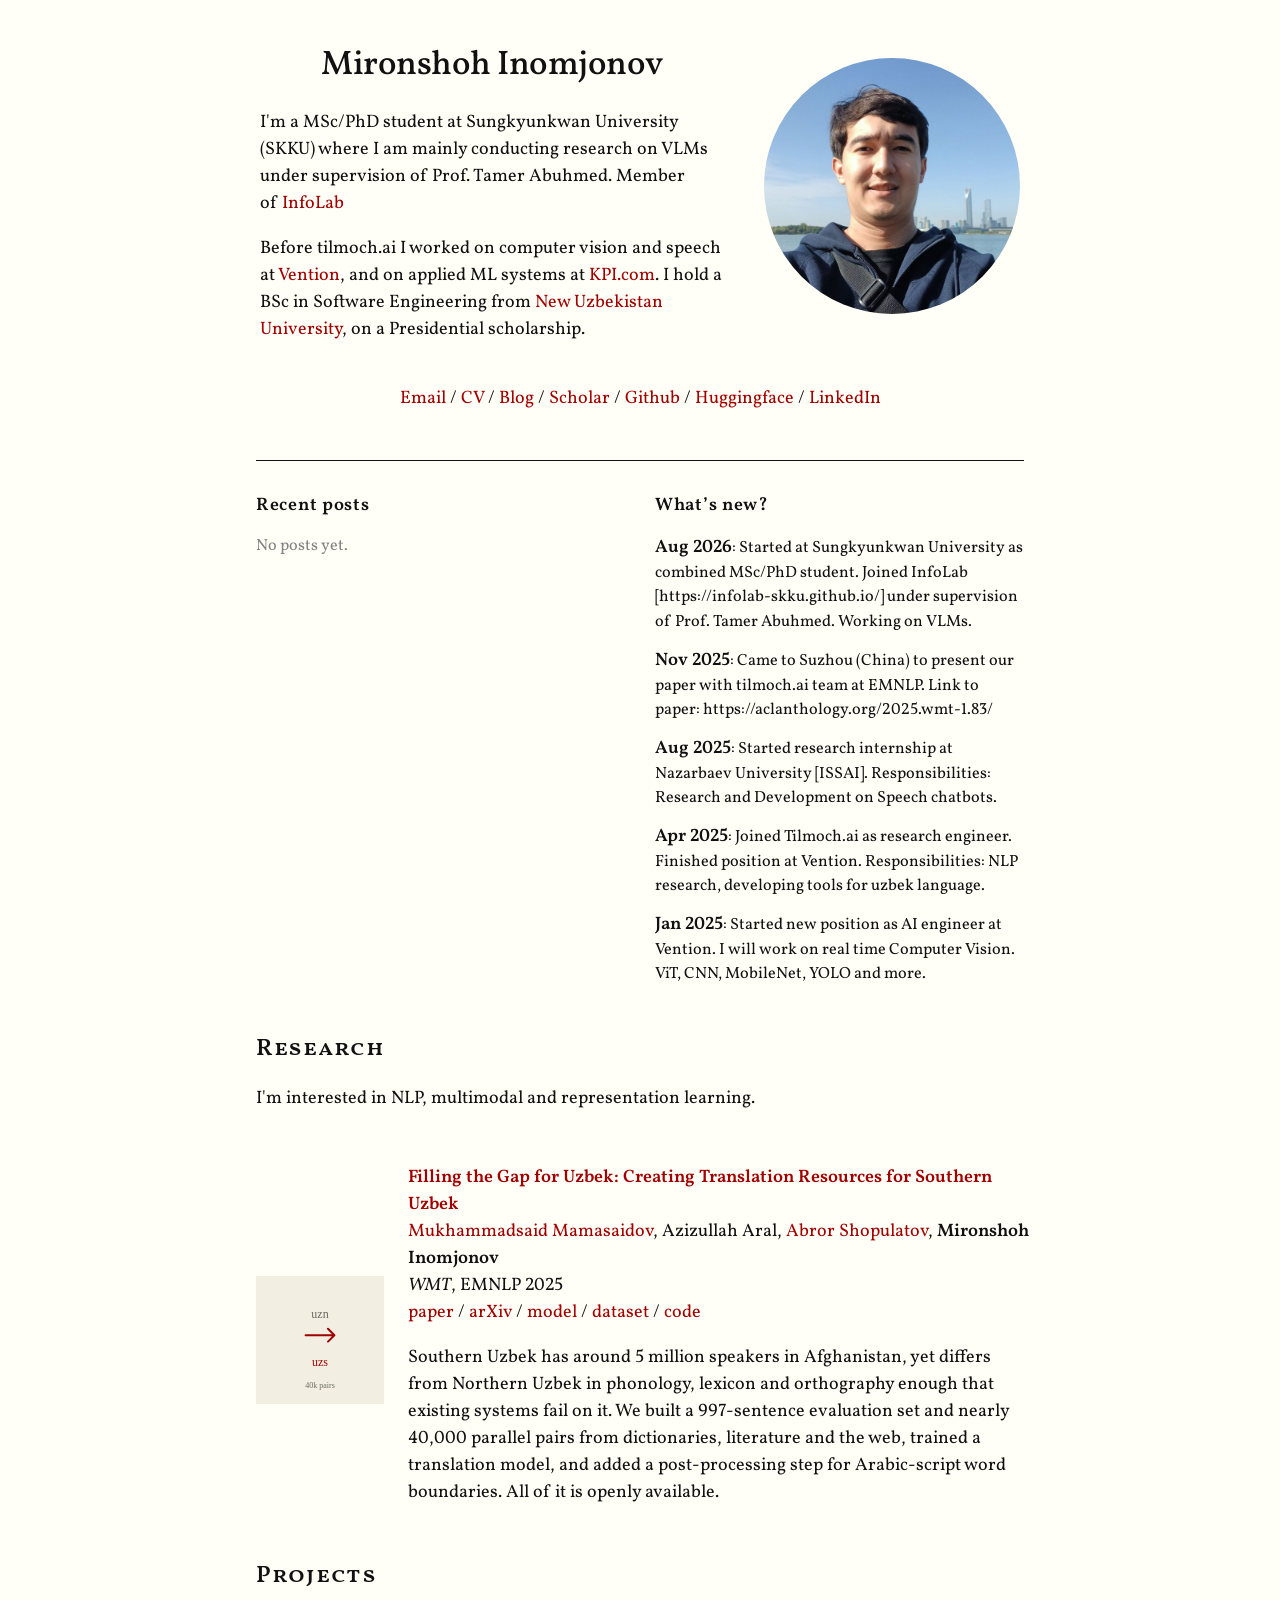
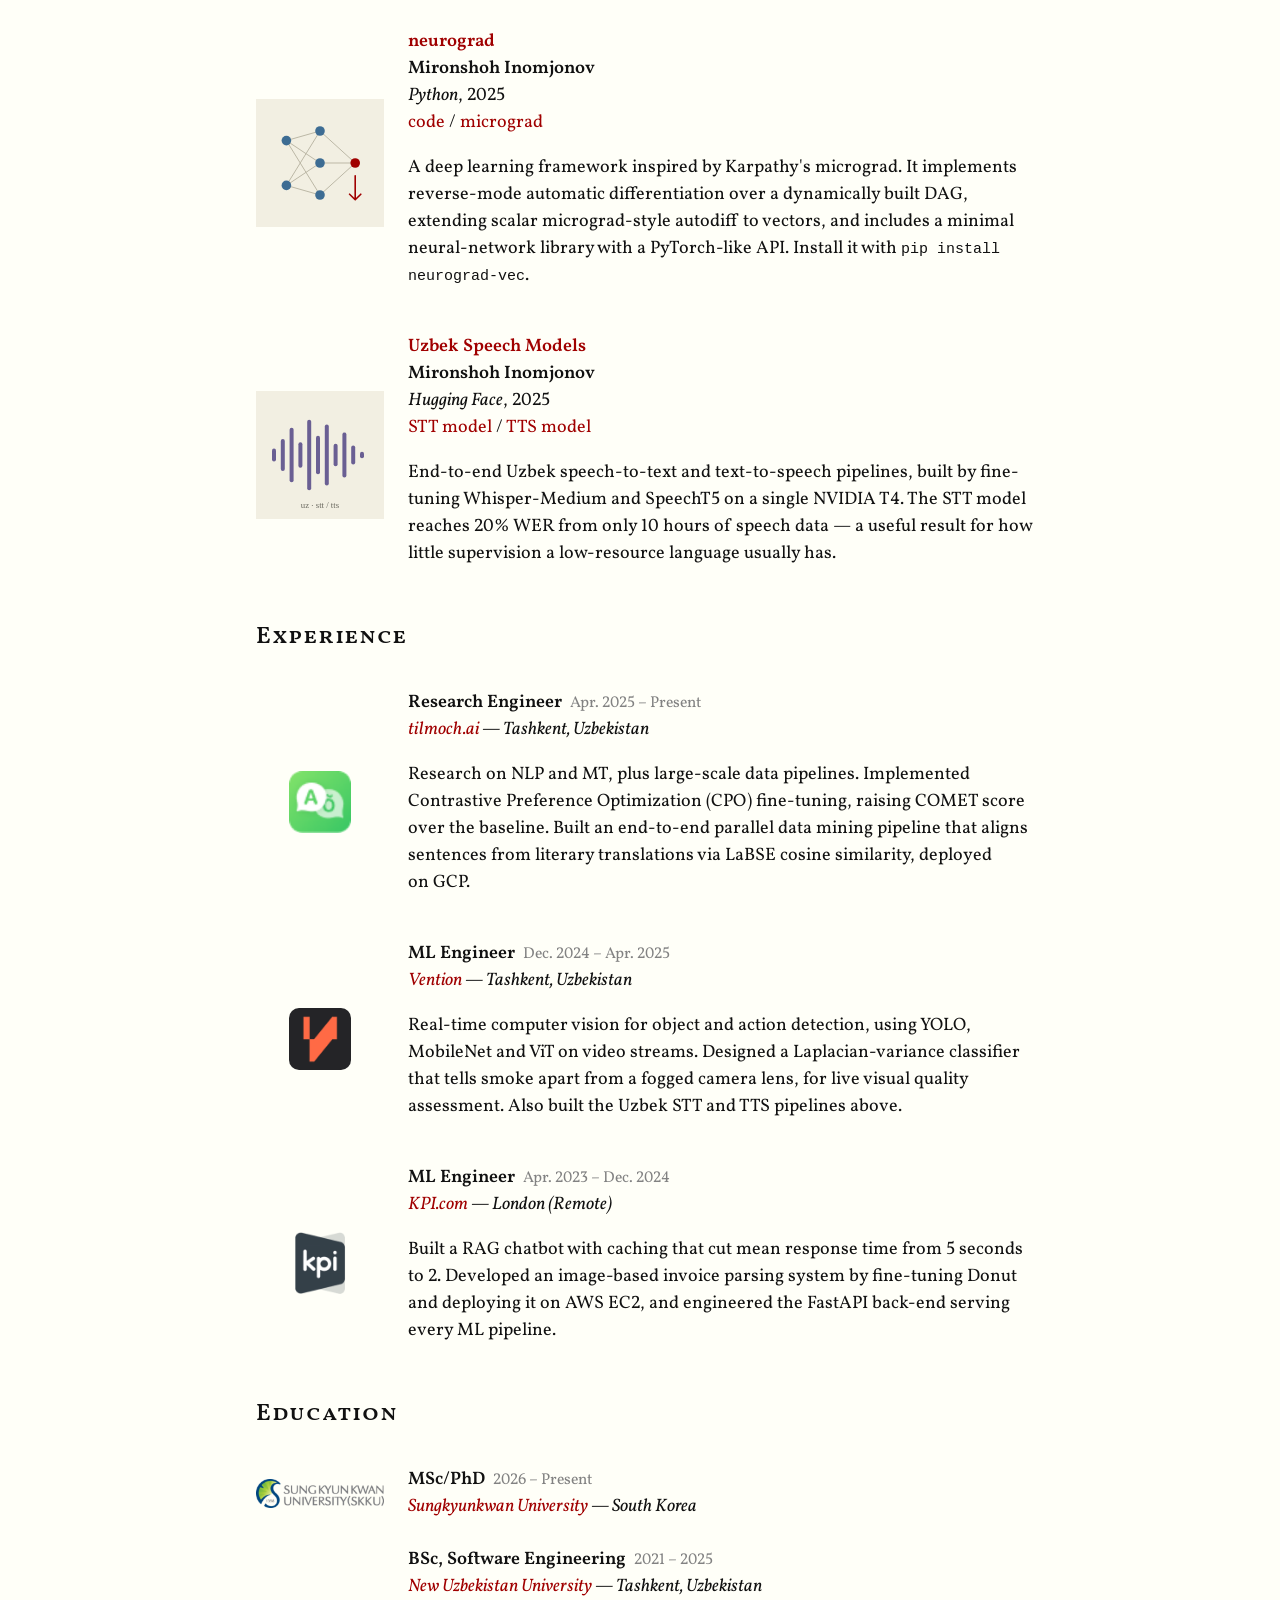
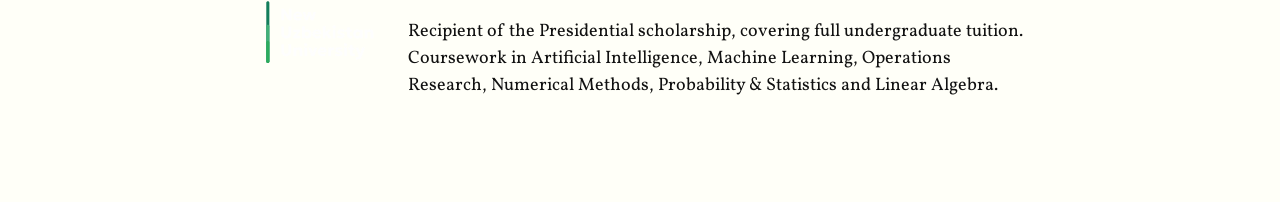
<file: index.html>
<!DOCTYPE HTML>
<html lang="en">
  <head>
    <meta http-equiv="Content-Type" content="text/html; charset=UTF-8">

    <title>Mironshoh Inomjonov</title>

    <meta name="author" content="Mironshoh Inomjonov">
    <meta name="description" content="Research Engineer at tilmoch.ai. Interested in NLP, multimodal and representation learning.">
    <meta name="viewport" content="width=device-width, initial-scale=1">
    <link rel="preconnect" href="https://fonts.googleapis.com">
    <link rel="preconnect" href="https://fonts.gstatic.com" crossorigin>
    <link rel="stylesheet" href="https://fonts.googleapis.com/css2?family=Vollkorn:ital,wght@0,400..700;1,400..700&family=Vollkorn+SC:wght@400;600&display=swap">
    <link rel="stylesheet" type="text/css" href="stylesheet.css">

    <!-- Generated from data/profile.json by the editor at /admin/.
         Edit the content there; changes made here are overwritten. -->
  </head>

  <body>
    <table style="width:100%;max-width:800px;border:0px;border-spacing:0px;border-collapse:separate;margin-right:auto;margin-left:auto;"><tbody>
      <tr style="padding:0px">
        <td style="padding:0px">

          <!-- ===== Intro ===== -->
          <table style="width:100%;border:0px;border-spacing:0px;border-collapse:separate;margin-right:auto;margin-left:auto;"><tbody>
            <tr style="padding:0px">
              <td style="padding:2.5%;width:63%;vertical-align:middle">
                <p class="name" id="top" style="text-align: center;">
                  Mironshoh Inomjonov
                </p>
                <p>
                  I&#39;m a MSc/PhD student at Sungkyunkwan University (SKKU) where I am mainly conducting research on VLMs under supervision of Prof. Tamer Abuhmed.
Member of <a href="https://infolab-skku.github.io/">InfoLab</a>
                </p>
                <p>
                  Before tilmoch.ai I worked on computer vision and speech at <a href="https://ventionteams.com/">Vention</a>, and on applied ML systems at <a href="https://kpi.com/">KPI.com</a>. I hold a BSc in Software Engineering from <a href="https://newuu.uz/">New Uzbekistan University</a>, on a Presidential scholarship.
                </p>
              </td>
              <td style="padding:2.5%;width:37%;max-width:37%">
                <img style="width:100%;max-width:100%;object-fit: cover; border-radius: 50%; aspect-ratio: 1 / 1;"
                     alt="Mironshoh Inomjonov" src="images/profile.jpg"
                     onerror="this.onerror=null;this.src='images/profile.svg';">
              </td>
            </tr>
          </tbody></table>

          <!-- Full width, so all the links fit on one line. -->
          <p class="links">
            <a href="mailto:mironshohinomjon@gmail.com">Email</a> /
            <a href="data/CV.pdf">CV</a> /
            <a href="blog/">Blog</a> /
            <a href="https://scholar.google.com/citations?user=DFRA2nUAAAAJ">Scholar</a> /
            <a href="https://github.com/Inomjonov">Github</a> /
            <a href="https://huggingface.co/Inomjonov">Huggingface</a> /
            <a href="https://www.linkedin.com/in/mironshoh-inomjonov/">LinkedIn</a>
          </p>

          <!-- ===== Recent posts and updates ===== -->
          <table style="width:100%;border:0px;border-spacing:0px;border-collapse:separate;margin-right:auto;margin-left:auto;"><tbody>
            <tr>
              <td style="padding:16px;width:100%;vertical-align:top">
                <hr class="section-rule">
                <div class="home-sections">
                  <div class="column">
                    <h2 class="home-heading"><a href="blog/">Recent posts</a></h2>
                    <ul id="home-posts" class="home-post-list" aria-live="polite">
                      <li class="home-empty">Loading&hellip;</li>
                    </ul>
                  </div>
                  <div class="column">
                    <h2 class="home-heading"><a href="blog/#updates">What&rsquo;s new?</a></h2>
                    <div id="home-updates" aria-live="polite">
                      <p class="home-empty">Loading&hellip;</p>
                    </div>
                  </div>
                </div>
              </td>
            </tr>
          </tbody></table>

          <!-- ===== Research ===== -->
          <table style="width:100%;border:0px;border-spacing:0px;border-collapse:separate;margin-right:auto;margin-left:auto;"><tbody>
            <tr>
              <td style="padding:16px;width:100%;vertical-align:middle">
                <h2 id="research">Research</h2>
                <p>
                  I&#39;m interested in NLP, multimodal and representation learning.
                </p>
              </td>
            </tr>
          </tbody></table>

          <table style="width:100%;border:0px;border-spacing:0px 10px;border-collapse:separate;margin-right:auto;margin-left:auto;"><tbody>

            <tr>
              <td style="padding:16px;width:20%;vertical-align:middle">
                <img src="images/lutfiy.svg" width="100%" alt="Southern Uzbek translation resources">
              </td>
              <td style="padding:8px;width:80%;vertical-align:middle">
                <a href="https://aclanthology.org/2025.wmt-1.83/">
                  <span class="papertitle">Filling the Gap for Uzbek: Creating Translation Resources for Southern Uzbek</span>
                </a>
                <br>
                <a href="https://mukhammadsaid.info/">Mukhammadsaid Mamasaidov</a>, Azizullah Aral, <a href="https://murodbecks.github.io/">Abror Shopulatov</a>, <strong>Mironshoh Inomjonov</strong>
                <br>
                <em>WMT</em>, EMNLP 2025
                <br>
                <a href="https://aclanthology.org/2025.wmt-1.83/">paper</a>
                /
                <a href="https://arxiv.org/abs/2508.14586">arXiv</a>
                /
                <a href="https://huggingface.co/tahrirchi/lutfiy">model</a>
                /
                <a href="https://huggingface.co/datasets/tahrirchi/lutfiy">dataset</a>
                /
                <a href="https://github.com/tahrirchi/uzs-scripts">code</a>
                <p></p>
                <p>
                  Southern Uzbek has around 5 million speakers in Afghanistan, yet differs from Northern Uzbek in phonology, lexicon and orthography enough that existing systems fail on it. We built a 997-sentence evaluation set and nearly 40,000 parallel pairs from dictionaries, literature and the web, trained a translation model, and added a post-processing step for Arabic-script word boundaries. All of it is openly available.
                </p>
              </td>
            </tr>

          </tbody></table>

          <!-- ===== Projects ===== -->
          <table style="width:100%;border:0px;border-spacing:0px;border-collapse:separate;margin-right:auto;margin-left:auto;"><tbody>
            <tr>
              <td style="padding:16px;width:100%;vertical-align:middle">
                <h2 id="projects">Projects</h2>
              </td>
            </tr>
          </tbody></table>

          <table style="width:100%;border:0px;border-spacing:0px 10px;border-collapse:separate;margin-right:auto;margin-left:auto;"><tbody>

            <tr>
              <td style="padding:16px;width:20%;vertical-align:middle">
                <img src="images/neurograd.svg" width="100%" alt="neurograd computation graph">
              </td>
              <td style="padding:8px;width:80%;vertical-align:middle">
                <a href="https://github.com/Inomjonov/neurograd">
                  <span class="papertitle">neurograd</span>
                </a>
                <br>
                <strong>Mironshoh Inomjonov</strong>
                <br>
                <em>Python</em>, 2025
                <br>
                <a href="https://github.com/Inomjonov/neurograd">code</a>
                /
                <a href="https://github.com/karpathy/micrograd">micrograd</a>
                <p></p>
                <p>
                  A deep learning framework inspired by Karpathy&#39;s micrograd. It implements reverse-mode automatic differentiation over a dynamically built DAG, extending scalar micrograd-style autodiff to vectors, and includes a minimal neural-network library with a PyTorch-like API. Install it with <code>pip install neurograd-vec</code>.
                </p>
              </td>
            </tr>

            <tr>
              <td style="padding:16px;width:20%;vertical-align:middle">
                <img src="images/speech.svg" width="100%" alt="Uzbek speech models">
              </td>
              <td style="padding:8px;width:80%;vertical-align:middle">
                <a href="https://huggingface.co/Inomjonov">
                  <span class="papertitle">Uzbek Speech Models</span>
                </a>
                <br>
                <strong>Mironshoh Inomjonov</strong>
                <br>
                <em>Hugging Face</em>, 2025
                <br>
                <a href="https://huggingface.co/Inomjonov/mironshoh-whisper-medium-uz-10k">STT model</a>
                /
                <a href="https://huggingface.co/Inomjonov/mironshoh-speecht5-tts-0702">TTS model</a>
                <p></p>
                <p>
                  End-to-end Uzbek speech-to-text and text-to-speech pipelines, built by fine-tuning Whisper-Medium and SpeechT5 on a single NVIDIA T4. The STT model reaches 20% WER from only 10 hours of speech data — a useful result for how little supervision a low-resource language usually has.
                </p>
              </td>
            </tr>

          </tbody></table>

          <!-- ===== Experience ===== -->
          <table style="width:100%;border:0px;border-spacing:0px;border-collapse:separate;margin-right:auto;margin-left:auto;"><tbody>
            <tr>
              <td style="padding:16px;width:100%;vertical-align:middle">
                <h2 id="experience">Experience</h2>
              </td>
            </tr>
          </tbody></table>

          <table style="width:100%;border:0px;border-spacing:0px 10px;border-collapse:separate;margin-right:auto;margin-left:auto;"><tbody>

            <tr>
              <td align="center" style="padding:16px;width:20%;vertical-align:middle">
                <a href="https://tilmoch.ai/"><img class="logo" src="images/logos/tilmoch.png" alt="tilmoch.ai"></a>
              </td>
              <td style="padding:8px;width:80%;vertical-align:middle">
                <strong>Research Engineer</strong> &nbsp;<span class="date">Apr. 2025 – Present</span><br>
                <em><a href="https://tilmoch.ai/">tilmoch.ai</a> &mdash; Tashkent, Uzbekistan</em>
                <p></p>
                <p>
                  Research on NLP and MT, plus large-scale data pipelines. Implemented Contrastive Preference Optimization (CPO) fine-tuning, raising COMET score over the baseline. Built an end-to-end parallel data mining pipeline that aligns sentences from literary translations via LaBSE cosine similarity, deployed on GCP.
                </p>
              </td>
            </tr>

            <tr>
              <td align="center" style="padding:16px;width:20%;vertical-align:middle">
                <a href="https://ventionteams.com/"><img class="logo" src="images/logos/vention.png" alt="Vention"></a>
              </td>
              <td style="padding:8px;width:80%;vertical-align:middle">
                <strong>ML Engineer</strong> &nbsp;<span class="date">Dec. 2024 – Apr. 2025</span><br>
                <em><a href="https://ventionteams.com/">Vention</a> &mdash; Tashkent, Uzbekistan</em>
                <p></p>
                <p>
                  Real-time computer vision for object and action detection, using YOLO, MobileNet and ViT on video streams. Designed a Laplacian-variance classifier that tells smoke apart from a fogged camera lens, for live visual quality assessment. Also built the Uzbek STT and TTS pipelines above.
                </p>
              </td>
            </tr>

            <tr>
              <td align="center" style="padding:16px;width:20%;vertical-align:middle">
                <a href="https://kpi.com/"><img class="logo" src="images/logos/kpi.png" alt="KPI.com"></a>
              </td>
              <td style="padding:8px;width:80%;vertical-align:middle">
                <strong>ML Engineer</strong> &nbsp;<span class="date">Apr. 2023 – Dec. 2024</span><br>
                <em><a href="https://kpi.com/">KPI.com</a> &mdash; London (Remote)</em>
                <p></p>
                <p>
                  Built a RAG chatbot with caching that cut mean response time from 5 seconds to 2. Developed an image-based invoice parsing system by fine-tuning Donut and deploying it on AWS EC2, and engineered the FastAPI back-end serving every ML pipeline.
                </p>
              </td>
            </tr>

          </tbody></table>

          <!-- ===== Education ===== -->
          <table style="width:100%;border:0px;border-spacing:0px;border-collapse:separate;margin-right:auto;margin-left:auto;"><tbody>
            <tr>
              <td style="padding:16px;width:100%;vertical-align:middle">
                <h2 id="education">Education</h2>
              </td>
            </tr>
          </tbody></table>

          <table style="width:100%;border:0px;border-spacing:0px 10px;border-collapse:separate;margin-right:auto;margin-left:auto;"><tbody>

            <tr>
              <td align="center" style="padding:16px;width:20%;vertical-align:middle">
                <a href="https://www.skku.edu/eng/"><img class="logo logo-wide" src="images/logos/skku.png" alt="Sungkyunkwan University"></a>
              </td>
              <td style="padding:8px;width:80%;vertical-align:middle">
                <strong>MSc/PhD</strong> &nbsp;<span class="date">2026 – Present</span><br>
                <em><a href="https://www.skku.edu/eng/">Sungkyunkwan University</a> &mdash; South Korea</em>
              </td>
            </tr>

            <tr>
              <td align="center" style="padding:16px;width:20%;vertical-align:middle">
                <a href="https://newuu.uz/"><img class="logo logo-wide" src="images/logos/newuu.svg" alt="New Uzbekistan University"></a>
              </td>
              <td style="padding:8px;width:80%;vertical-align:middle">
                <strong>BSc, Software Engineering</strong> &nbsp;<span class="date">2021 – 2025</span><br>
                <em><a href="https://newuu.uz/">New Uzbekistan University</a> &mdash; Tashkent, Uzbekistan</em>
                <p></p>
                <p>
                  Recipient of the Presidential scholarship, covering full undergraduate tuition. Coursework in Artificial Intelligence, Machine Learning, Operations Research, Numerical Methods, Probability &amp; Statistics and Linear Algebra.
                </p>
              </td>
            </tr>

          </tbody></table>

          <table style="width:100%;border:0px;border-spacing:0px;border-collapse:separate;margin-right:auto;margin-left:auto;"><tbody>
            <tr>
              <td style="padding:0px"><br></td>
            </tr>
          </tbody></table>

        </td>
      </tr>
    </table>
    <script type="module" src="home.js"></script>
  </body>
</html>
</file>
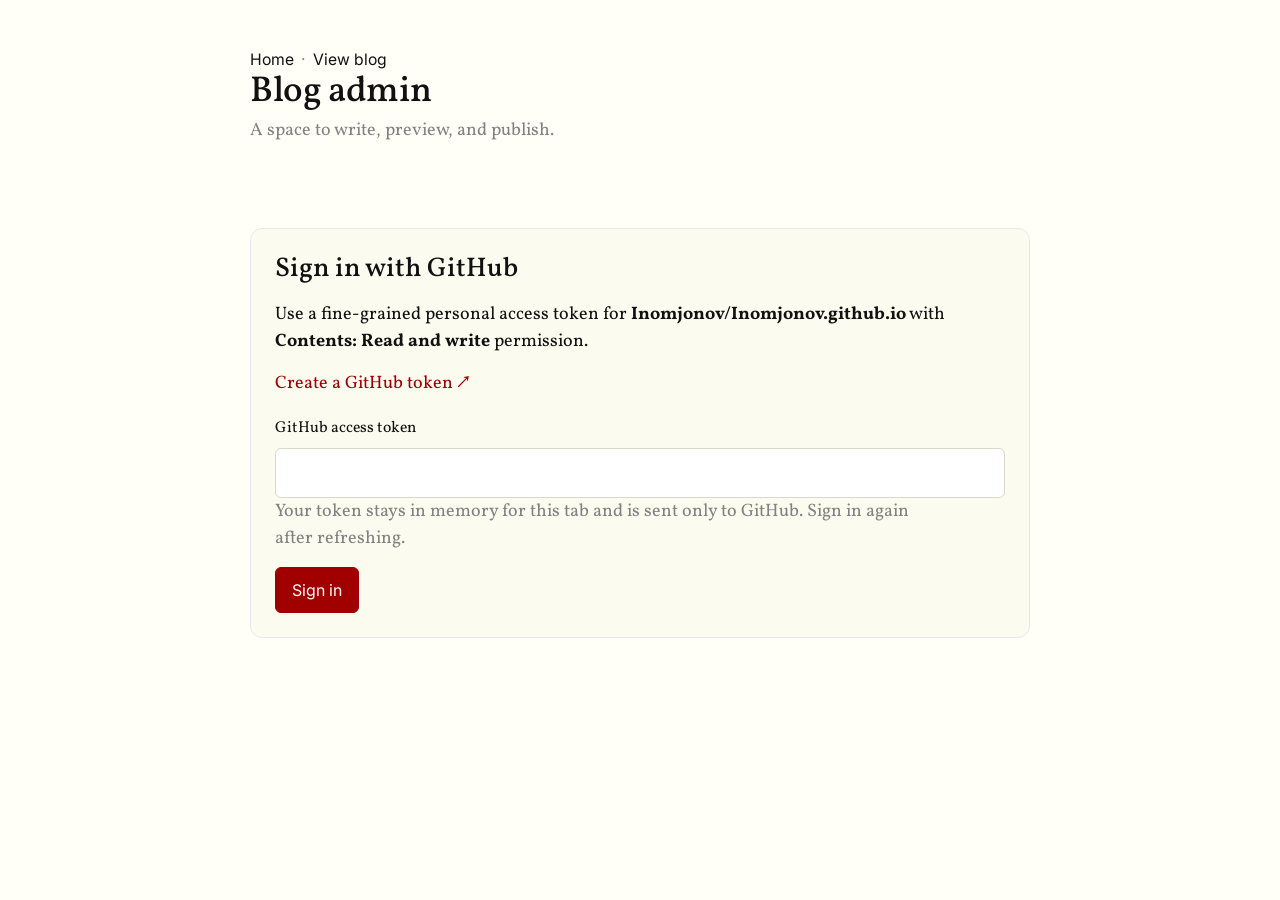
<file: admin/index.html>
<!doctype html>
<html lang="en">
<head>
  <meta charset="utf-8">
  <meta name="viewport" content="width=device-width, initial-scale=1">
  <meta name="robots" content="noindex, nofollow">
  <meta name="referrer" content="no-referrer">
  <title>Admin · Mironshoh Inomjonov</title>
  <link rel="preconnect" href="https://fonts.googleapis.com">
  <link rel="preconnect" href="https://fonts.gstatic.com" crossorigin>
  <link rel="stylesheet" href="https://fonts.googleapis.com/css2?family=Vollkorn:ital,wght@0,400..700;1,400..700&family=Vollkorn+SC:wght@400;600&family=Inter:wght@400..600&display=swap">
  <link rel="stylesheet" href="../blog.css">
</head>
<body>
  <main class="page-content"><div class="wrapper">
    <nav class="site-nav" aria-label="Main"><a class="page-link" href="../">Home</a><a class="page-link" href="../blog/">View blog</a></nav>
    <h1 class="page-title">Blog admin</h1>
    <p class="page-subtitle">A space to write, preview, and publish.</p>
    <p id="status" role="status" aria-live="polite"></p>
    <section id="login-panel" class="panel">
      <h2>Sign in with GitHub</h2>
      <p>Use a fine-grained personal access token for <strong>Inomjonov/Inomjonov.github.io</strong> with <strong>Contents: Read and write</strong> permission.</p>
      <p><a href="https://github.com/settings/personal-access-tokens/new" target="_blank" rel="noopener noreferrer">Create a GitHub token ↗</a></p>
      <form id="login-form">
        <label for="token">GitHub access token</label>
        <input id="token" type="password" autocomplete="off" required spellcheck="false">
        <p class="muted">Your token stays in memory for this tab and is sent only to GitHub. Sign in again after refreshing.</p>
        <button class="primary" type="submit">Sign in</button>
      </form>
    </section>
    <div id="workspace" hidden>
      <div class="actions"><span id="identity"></span><button id="logout" type="button">Sign out</button></div>
      <section class="panel">
        <h2 id="editor-heading">New post</h2>
        <form id="editor">
          <fieldset class="kind-field">
            <legend>Type</legend>
            <label class="choice"><input type="radio" name="kind" value="post" checked> Long post &mdash; appears on the blog</label>
            <label class="choice"><input type="radio" name="kind" value="update"> Update &mdash; a short note for &ldquo;What&rsquo;s new?&rdquo;</label>
          </fieldset>
          <div id="title-field">
            <label for="title">Title</label><input id="title" maxlength="180">
          </div>
          <label for="entry-date">Date &mdash; when this happened, not when you publish it</label>
          <input id="entry-date" type="date">
          <p class="muted" id="editor-hint">Add text, images, and links in any order. Split text into separate blocks to place an image between paragraphs. Use ↑ and ↓ to reorder. Inside text, <code>[label](https://example.com)</code> becomes a link.</p>
          <div id="blocks"></div>
          <div class="actions" aria-label="Add content"><button id="add-text" type="button">+ Text</button><button id="add-image" type="button">+ Image</button><button id="add-link" type="button">+ Link</button></div>
          <p class="muted">Draft text is saved in this browser. Publishing commits to GitHub; the live site updates after GitHub Pages deploys.</p>
          <div class="actions"><button type="submit" class="primary">Publish post</button><button id="preview-button" type="button">Preview</button><button id="new-post" type="button">Clear / new post</button></div>
        </form>
      </section>
      <section id="preview-panel" class="panel" hidden><h2>Preview</h2><div id="preview"></div></section>
      <section class="panel"><h2>Published posts and updates</h2><div id="post-list"></div></section>
      <section id="profile-panel" class="panel" hidden>
        <h2>Site content</h2>
        <p class="muted">The homepage: your bio, links, publications, projects, experience and
          education. Saving rewrites <code>data/profile.json</code> and regenerates
          <code>index.html</code> in one commit. Text fields accept
          <code>[label](https://example.com)</code>, <code>**bold**</code>,
          <code>*italic*</code> and <code>`code`</code>.</p>

        <label for="profile-name">Name</label>
        <input id="profile-name" maxlength="120">
        <label for="profile-photo">Photo path</label>
        <input id="profile-photo" maxlength="300">
        <label for="profile-description">Search description</label>
        <input id="profile-description" maxlength="300">

        <h3 class="section-title">Bio</h3>
        <div id="section-bio"></div>

        <h3 class="section-title">Links</h3>
        <div id="section-links"></div>

        <h3 class="section-title">Research</h3>
        <label for="profile-research-intro">Research intro line</label>
        <input id="profile-research-intro" maxlength="300">
        <div id="section-research"></div>

        <h3 class="section-title">Projects</h3>
        <div id="section-projects"></div>

        <h3 class="section-title">Experience</h3>
        <div id="section-experience"></div>

        <h3 class="section-title">Education</h3>
        <div id="section-education"></div>

        <div class="actions">
          <button id="profile-save" type="button" class="primary">Save site content</button>
          <button id="profile-preview" type="button">Preview homepage</button>
        </div>
      </section>
      <section id="profile-preview-panel" class="panel" hidden>
        <h2>Homepage preview</h2>
        <iframe id="profile-preview-frame" title="Homepage preview"></iframe>
      </section>
    </div>
    <noscript><p class="muted">Enable JavaScript to use the admin editor.</p></noscript>
  </div></main>
  <script type="module" src="admin.js"></script>
</body>
</html>
</file>
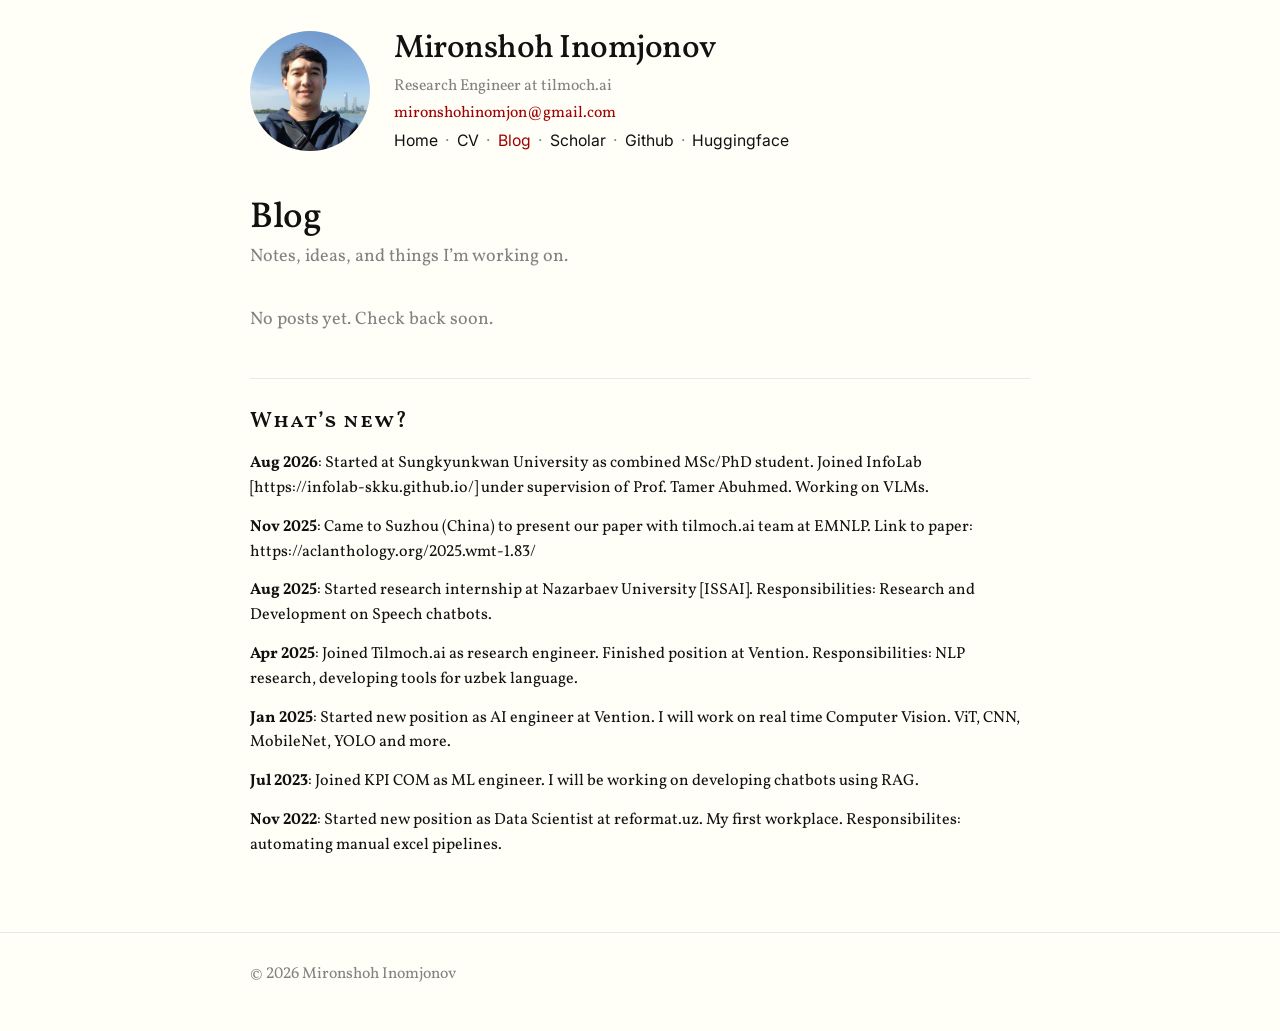
<file: blog/index.html>
<!doctype html>
<html lang="en">
<head>
  <meta charset="utf-8">
  <meta name="viewport" content="width=device-width, initial-scale=1">
  <meta name="description" content="Notes and blog posts by Mironshoh Inomjonov.">
  <title>Blog · Mironshoh Inomjonov</title>
  <link rel="preconnect" href="https://fonts.googleapis.com">
  <link rel="preconnect" href="https://fonts.gstatic.com" crossorigin>
  <link rel="stylesheet" href="https://fonts.googleapis.com/css2?family=Vollkorn:ital,wght@0,400..700;1,400..700&family=Vollkorn+SC:wght@400;600&family=Inter:wght@400..600&display=swap">
  <link rel="stylesheet" href="../blog.css">
</head>
<body>
  <header class="site-header">
    <div class="wrapper">
      <div class="site-identity">
        <a href="../"><img src="../images/profile.jpg" alt="Mironshoh Inomjonov"
             onerror="this.onerror=null;this.src=&#39;../images/profile.svg&#39;;"></a>
        <div class="site-identity-text">
          <a class="site-title" href="../">Mironshoh Inomjonov</a>
          <p>Research Engineer at tilmoch.ai</p>
          <p><a href="mailto:mironshohinomjon@gmail.com">mironshohinomjon@gmail.com</a></p>
          <nav class="site-nav" aria-label="Main">
            <a class="page-link" href="../">Home</a>
            <a class="page-link" href="../data/CV.pdf">CV</a>
            <a class="page-link" href="./" aria-current="page">Blog</a>
            <a class="page-link" href="https://scholar.google.com/citations?user=DFRA2nUAAAAJ">Scholar</a>
            <a class="page-link" href="https://github.com/Inomjonov">Github</a>
            <a class="page-link" href="https://huggingface.co/Inomjonov">Huggingface</a>
          </nav>
        </div>
      </div>
    </div>
  </header>
  <main class="page-content">
    <div class="wrapper">
      <h1 class="page-title">Blog</h1>
      <p class="page-subtitle">Notes, ideas, and things I&rsquo;m working on.</p>
      <div id="posts" class="post-list" aria-live="polite"><p class="muted">Loading posts&hellip;</p></div>
      <section id="updates" class="updates-section">
        <h2 class="home-heading">What&rsquo;s new?</h2>
        <div id="updates-list" aria-live="polite"><p class="muted">Loading updates&hellip;</p></div>
      </section>
      <noscript><p class="muted">Enable JavaScript to read blog posts.</p></noscript>
    </div>
  </main>
  <footer class="site-footer">
    <div class="wrapper"><p class="footer-copyright">© 2026 Mironshoh Inomjonov</p></div>
  </footer>
  <script type="module" src="blog.js"></script>
</body>
</html>
</file>
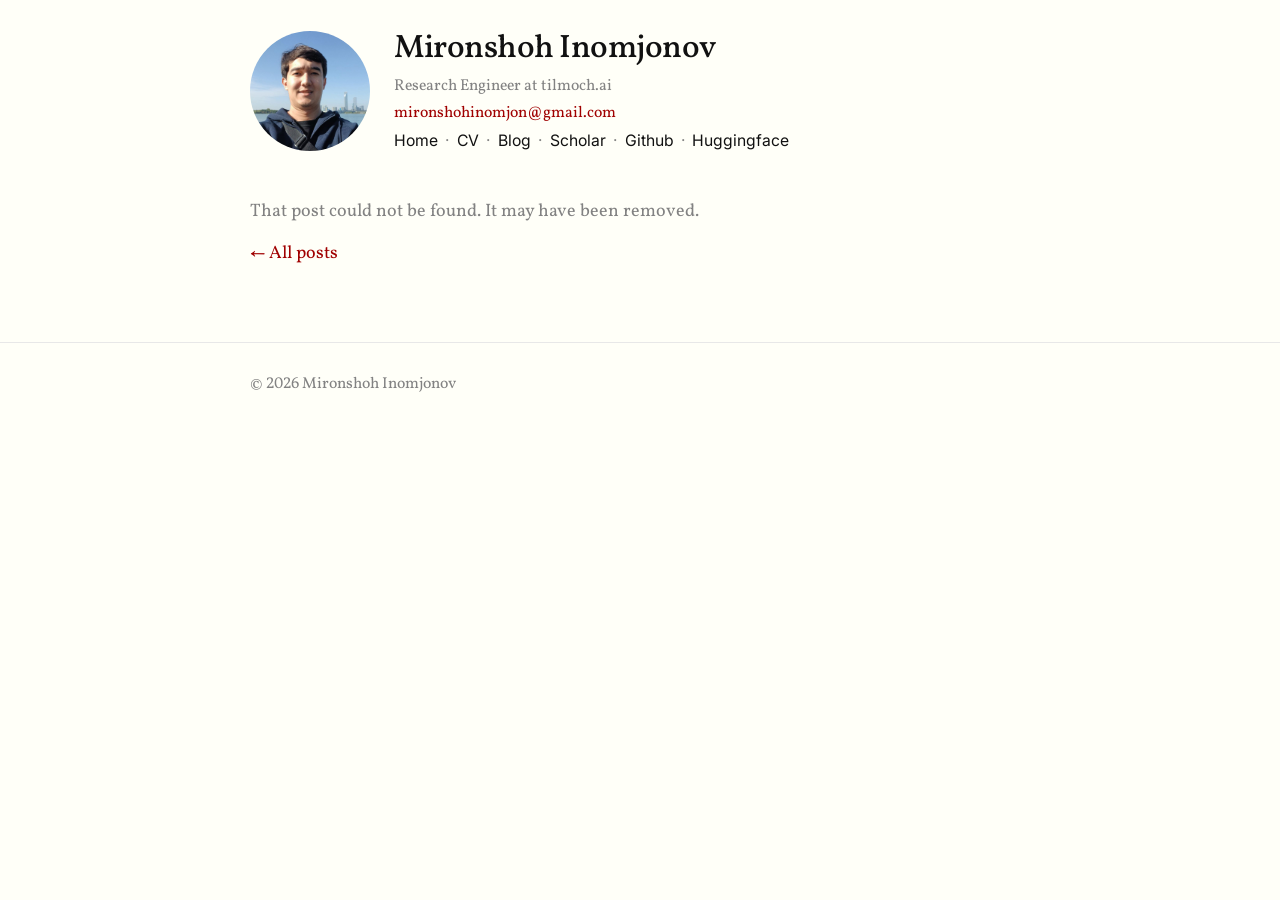
<file: blog/post.html>
<!doctype html>
<html lang="en">
<head>
  <meta charset="utf-8">
  <meta name="viewport" content="width=device-width, initial-scale=1">
  <meta name="description" content="A blog post by Mironshoh Inomjonov.">
  <title>Blog · Mironshoh Inomjonov</title>
  <link rel="preconnect" href="https://fonts.googleapis.com">
  <link rel="preconnect" href="https://fonts.gstatic.com" crossorigin>
  <link rel="stylesheet" href="https://fonts.googleapis.com/css2?family=Vollkorn:ital,wght@0,400..700;1,400..700&family=Vollkorn+SC:wght@400;600&family=Inter:wght@400..600&display=swap">
  <link rel="stylesheet" href="../blog.css">
</head>
<body>
  <header class="site-header">
    <div class="wrapper">
      <div class="site-identity">
        <a href="../"><img src="../images/profile.jpg" alt="Mironshoh Inomjonov"
             onerror="this.onerror=null;this.src=&#39;../images/profile.svg&#39;;"></a>
        <div class="site-identity-text">
          <a class="site-title" href="../">Mironshoh Inomjonov</a>
          <p>Research Engineer at tilmoch.ai</p>
          <p><a href="mailto:mironshohinomjon@gmail.com">mironshohinomjon@gmail.com</a></p>
          <nav class="site-nav" aria-label="Main">
            <a class="page-link" href="../">Home</a>
            <a class="page-link" href="../data/CV.pdf">CV</a>
            <a class="page-link" href="./">Blog</a>
            <a class="page-link" href="https://scholar.google.com/citations?user=DFRA2nUAAAAJ">Scholar</a>
            <a class="page-link" href="https://github.com/Inomjonov">Github</a>
            <a class="page-link" href="https://huggingface.co/Inomjonov">Huggingface</a>
          </nav>
        </div>
      </div>
    </div>
  </header>
  <main class="page-content">
    <div class="wrapper">
      <div id="post" aria-live="polite"><p class="muted">Loading post&hellip;</p></div>
      <nav id="post-navigation" class="post-navigation" aria-label="Other posts" hidden></nav>
      <p><a href="./">&larr; All posts</a></p>
      <noscript><p class="muted">Enable JavaScript to read blog posts.</p></noscript>
    </div>
  </main>
  <footer class="site-footer">
    <div class="wrapper"><p class="footer-copyright">© 2026 Mironshoh Inomjonov</p></div>
  </footer>
  <script type="module" src="single.js"></script>
</body>
</html>
</file>
<file: stylesheet.css>
/* Styling after ljvmiranda921.github.io: cream paper, a Vollkorn serif
   reading column, Vollkorn SC small-caps headings and dark red links.
   Fonts are loaded from Google Fonts in each page's <head>; the stack falls
   back to Georgia offline. */

:root {
  --bg:      #fffff8;
  --text:    #111111;
  --heading: #111111;
  --muted:   #828282;
  --link:    #a00000;
  --visited: #540000;
  --hover:   #111111;
  --rule:    #e8e8e8;
  --mark:    #f4efc8;
}

html { background: var(--bg); }

body {
  margin: 0;
  padding: 0 0 40px;
  background: var(--bg);
  color: var(--text);
  font-feature-settings: 'kern' 1, 'lnum' 1;
  font-variant-numeric: lining-nums;
  font-kerning: normal;
  font-synthesis: none;
}

a { color: var(--link); text-decoration: none; }
a:visited { color: var(--visited); }
a:focus, a:hover { color: var(--hover); text-decoration: underline; }

body, td, th, tr, p, a, li {
  font-family: 'Vollkorn', Georgia, 'Times New Roman', serif;
  font-size: 18px;
  line-height: 1.5;
}

td, th, tr, p { color: var(--text); }

p { text-wrap: pretty; overflow-wrap: break-word; }

strong {
  font-family: 'Vollkorn', Georgia, serif;
  font-size: 18px;
  font-weight: 600;
  color: var(--heading);
}

em { color: var(--text); font-style: italic; }

h2 {
  margin: 0;
  font-family: 'Vollkorn SC', Georgia, serif;
  font-size: 24px;
  font-weight: 600;
  letter-spacing: .03em;
  color: var(--heading);
}

code {
  font-family: ui-monospace, 'SF Mono', Menlo, Consolas, monospace;
  font-size: 15px;
  color: var(--heading);
}

.date { color: var(--muted); font-size: 15.75px; }

.papertitle {
  font-family: 'Vollkorn', Georgia, serif;
  font-size: 18px;
  font-weight: 600;
}

.name {
  padding-top: 20px;
  margin: 0;
  font-family: 'Vollkorn', Georgia, serif;
  font-size: 34px;
  font-weight: 500;
  letter-spacing: -.015em;
  color: var(--heading);
}

span.highlight { background-color: var(--mark); }

/* Employer / university logos. Square marks and wide wordmarks are
   normalised into the same optical box so the column reads evenly. */
.logo {
  width: auto;
  height: 62px;
  max-width: 100%;
  object-fit: contain;
  vertical-align: middle;
  border-radius: 10px;
}

/* Wordmarks are much wider than the square marks, so cap them on both
   axes: wide ones land on max-width, tall ones on max-height. */
.logo-wide {
  width: auto;
  height: auto;
  max-width: 100%;
  max-height: 62px;
  border-radius: 0;
}

/* Stack the intro and row layouts on narrow screens */
@media (max-width: 640px) {
  table td {
    display: block;
    width: 100% !important;
    max-width: 100% !important;
  }

  .name { font-size: 28px; }

  /* !important: these images carry an inline max-width:100% that would win. */
  td[style*="width:20%"] img { max-width: 160px !important; display: block; margin: 0 auto; }
  td[style*="width:37%"] img { max-width: 200px !important; display: block; margin: 0 auto; }
}

/* ===== Recent posts and "What's new?" =====
   Two columns under a plain rule, after ljvmiranda921.github.io. */

hr.section-rule {
  margin: 32px 0 26px;
  border: 0;
  border-top: 1px solid var(--heading);
}

.links {
  margin: 4px 0 0;
  text-align: center;
  text-wrap: balance;
}

.links a { white-space: nowrap; }

.home-sections { display: block; }

/* Stacked on narrow screens, the second column needs separating. */
.home-sections .column + .column { margin-top: 26px; }

.home-heading {
  font-family: 'Vollkorn SC', Georgia, serif;
  font-size: 23.4px;
  font-weight: 600;
  letter-spacing: .03em;
  color: var(--heading);
  margin: 0 0 12px;
}

.home-heading a, .home-heading a:visited { color: var(--heading); }
.home-heading a:hover { color: var(--link); text-decoration: none; }

.home-post-list { list-style: none; margin: 0; padding: 0; }
.home-post-list > li { margin-bottom: 22px; }

.home-post-list .entry-date {
  display: block;
  font-size: 16.2px;
  color: var(--muted);
  margin-bottom: 2px;
}

.home-post-list h3 {
  margin: 0 0 4px;
  font-family: 'Vollkorn', Georgia, serif;
  font-size: 21.6px;
  font-weight: 400;
  line-height: 1.25;
}

.home-post-list h3 a { color: var(--link); }
.home-post-list h3 a:hover { color: var(--hover); }
.home-post-list p { margin: 0; font-size: 16.2px; }

.news-item { margin-bottom: .7em; }
.news-item p { margin: 0; font-size: 16.2px; line-height: 1.5; }
.news-item .date { color: var(--heading); font-size: 16.2px; }

.home-empty { color: var(--muted); font-size: 16.2px; list-style: none; }

@media screen and (min-width: 769px) {
  .home-sections { display: flex; gap: 30px; width: 100%; }
  .home-sections .column { flex: 1 1 0; min-width: 0; }
  .home-sections .column + .column { margin-top: 0; }
}
</file>
<file: blog.css>
/* Blog and editor styling, modelled on ljvmiranda921.github.io: a serif
   reading column (Vollkorn), an Inter post title, small-caps figure labels,
   auto-numbered figures and a drop cap. Translated to the site's dark
   palette so the blog matches the homepage. Self-contained — these pages
   do not load stylesheet.css, whose 14px Lato table styles would fight it. */

:root {
  --bg:       #fffff8;
  --text:     #111111;
  --heading:  #111111;
  --muted:    #828282;
  --link:     #a00000;
  --visited:  #540000;
  --hover:    #111111;
  --rule:     #e8e8e8;
  --panel:    #fbfbf0;
  --field:    #ffffff;
  --border:   #d8d8cc;
  --gap:      30px;
  --measure:  840px;
}

*, *::before, *::after { box-sizing: border-box; }

html { background: var(--bg); -webkit-text-size-adjust: 100%; }

body {
  margin: 0;
  font: 400 18px/1.5 'Vollkorn', Georgia, 'Times New Roman', serif;
  color: var(--text);
  background: var(--bg);
  font-feature-settings: 'kern' 1, 'lnum' 1;
  font-variant-numeric: lining-nums;
  font-kerning: normal;
  font-synthesis: none;
}

h1, h2, h3, h4, h5, h6, p, blockquote, pre, ul, ol, dl, figure { margin: 0 0 15px; padding: 0; }
h1, h2, h3, h4, h5, h6 { font-weight: 500; color: var(--heading); line-height: 1.2; }
p, li, h1, h2, h3, h4, h5, h6 { text-wrap: pretty; }

p {
  text-align: left;
  hyphens: auto;
  hyphenate-limit-chars: 7 4 3;
  hyphenate-limit-lines: 2;
  overflow-wrap: break-word;
}

img { max-width: 100%; vertical-align: middle; }
figure > img { display: block; }

a { color: var(--link); text-decoration: none; }
a:visited { color: var(--visited); }
a:focus, a:hover { color: var(--hover); text-decoration: underline; }
:focus-visible { outline: 2px solid var(--link); outline-offset: 3px; }

code, pre, kbd {
  font-family: ui-monospace, 'SF Mono', Menlo, Consolas, monospace;
  font-size: .82em;
}

.muted { color: var(--muted); }
[hidden] { display: none !important; }

/* ---------- Layout ---------- */

.wrapper {
  max-width: var(--measure);
  margin: 0 auto;
  padding: 0 var(--gap);
}

.page-content { padding: calc(var(--gap) * 1.5) 0 var(--gap); }

/* ---------- Site header ---------- */

.site-header { padding: var(--gap) 0 0; }

.site-identity { display: flex; align-items: center; gap: 24px; }

.site-identity img {
  width: 120px;
  height: 120px;
  object-fit: cover;
  border-radius: 50%;
}

.site-identity p { margin: .2em 0; font-size: 15.75px; color: var(--muted); }

.site-title {
  display: block;
  font-size: 32.4px;
  font-weight: 500;
  line-height: 1.2;
  letter-spacing: -.015em;
  margin-bottom: .2em;
}

.site-title, .site-title:visited { color: var(--heading); }
.site-title:hover { color: var(--link); text-decoration: none; }

/* Leading "·" before every link, with the first one clipped away. */
.site-nav {
  display: flex;
  flex-wrap: wrap;
  margin-top: .2em;
  margin-left: -1.2em;
  clip-path: inset(0 0 0 1.2em);
  font-family: 'Inter', -apple-system, BlinkMacSystemFont, sans-serif;
  font-size: 15.75px;
}

.site-nav .page-link { color: var(--text); margin-left: 1.2em; }

.site-nav .page-link::before {
  content: '·';
  display: inline-block;
  width: 1.2em;
  margin-left: -1.2em;
  text-align: center;
  color: var(--muted);
}

.site-nav .page-link:hover,
.site-nav .page-link[aria-current='page'] { color: var(--link); }
.site-nav .page-link[aria-current='page'] { text-decoration: none; }

/* ---------- Page heading ---------- */

.page-title {
  font-family: 'Vollkorn', Georgia, serif;
  font-size: 36px;
  font-weight: 500;
  letter-spacing: -.01em;
  line-height: 1.15;
  margin-bottom: 4px;
}

.page-subtitle { color: var(--muted); margin-bottom: calc(var(--gap) * 1.2); }

/* ---------- Post list ---------- */

.post-list > * + * { margin-top: var(--gap); padding-top: var(--gap); border-top: 1px solid var(--rule); }

.entry-title {
  font-family: 'Vollkorn', Georgia, serif;
  font-size: 25.2px;
  font-weight: 500;
  letter-spacing: -.01em;
  line-height: 1.25;
  margin-bottom: 2px;
}

.entry-title a, .entry-title a:visited { color: var(--link); }
.entry-title a:hover { color: var(--hover); }
.entry-excerpt { margin-top: 10px; margin-bottom: 0; }

/* ---------- Single post ---------- */

.post-header { margin-bottom: var(--gap); }

.post-title {
  font-family: 'Inter', -apple-system, BlinkMacSystemFont, sans-serif;
  font-size: 36px;
  font-weight: 500;
  letter-spacing: -.01em;
  line-height: 1.15;
  margin-bottom: 4px;
}

.post-meta { font-size: 15.75px; color: var(--muted); margin-bottom: 0; }

.post-meta .author {
  font-family: 'Vollkorn SC', 'Vollkorn', serif;
  text-transform: uppercase;
  letter-spacing: .05em;
}

/* Figure and table numbering is per post. */
.post-content { margin-bottom: var(--gap); counter-reset: figure table; }

.post-content h2, .post-content h3, .post-content h4 {
  margin-top: var(--gap);
  margin-bottom: calc(var(--gap) / 4);
}

.post-content h2 { font-size: 27px; line-height: 1.2; }
.post-content h3 { font-size: 22.5px; }
.post-content h4 { font-size: 19.125px; }

.firstcharacter {
  float: left;
  font-family: 'Vollkorn SC', 'Vollkorn', Georgia, serif;
  font-size: 3.4em;
  line-height: .78;
  margin: .06em .09em 0 0;
  color: var(--heading);
}

.post-content blockquote {
  color: var(--muted);
  font-style: italic;
  margin-left: var(--gap);
  margin-right: var(--gap);
}

.post-content hr { height: 2rem; margin: var(--gap) auto; border: 0; }

.post-figure { margin: var(--gap) auto; width: fit-content; max-width: 100%; }

.post-figure .figure-images {
  display: flex;
  flex-wrap: wrap;
  justify-content: center;
  gap: 8px;
}

.post-figure img { display: block; max-width: 100%; max-height: 560px; border-radius: 8px; }

.post-figure figcaption {
  width: 0;
  min-width: 100%;
  margin-top: calc(var(--gap) / 3);
  font-size: 15.75px;
  line-height: 1.4;
  color: var(--muted);
}

.post-figure figcaption::before {
  counter-increment: figure;
  content: 'Figure ' counter(figure) '. ';
  font-family: 'Vollkorn SC', 'Vollkorn', serif;
  letter-spacing: .05em;
  color: var(--heading);
}

.post-link-block { margin-top: var(--gap); }

.post-navigation {
  display: flex;
  gap: var(--gap);
  margin: calc(var(--gap) * 1.5) 0 var(--gap);
  padding: 16px 0;
  border-top: 1px solid var(--rule);
  border-bottom: 1px solid var(--rule);
  font-size: 15.75px;
}

.post-navigation a { display: block; color: var(--muted); }
.post-navigation a:hover { color: var(--link); }
.post-navigation .nav-label { display: block; color: var(--text); }
.post-navigation .nav-prev { flex: 1; }
.post-navigation .nav-next { flex: 1; text-align: right; }

/* ---------- Site footer ---------- */

.site-footer { padding: var(--gap) 0 calc(var(--gap) * 1.5); border-top: 1px solid var(--rule); margin-top: var(--gap); }
.footer-copyright { font-size: 15.75px; color: var(--muted); margin: 0; }

/* ---------- Editor ---------- */

/* Sticky so a publish error stays visible from the Publish button at the foot. */
#status {
  position: sticky;
  top: 0;
  z-index: 5;
  min-height: 24px;
  padding: 8px 0;
  font-size: 15.75px;
  line-height: 1.6;
  background: var(--bg);
}

#status:empty { padding: 0; }
#status.error { color: #a00000; font-weight: 600; }

.panel {
  background: var(--panel);
  border: 1px solid var(--rule);
  border-radius: 12px;
  padding: 24px;
  margin: 24px 0;
}

.actions { display: flex; gap: 16px; align-items: center; flex-wrap: wrap; }

label { display: block; margin: 20px 0 8px; font-size: 15.75px; color: var(--heading); }

input, textarea, button { font: inherit; }

input, textarea {
  width: 100%;
  padding: 12px;
  color: var(--heading);
  background: var(--field);
  border: 1px solid var(--border);
  border-radius: 6px;
  font-size: 16px;
}

textarea { resize: vertical; line-height: 1.7; }

button {
  cursor: pointer;
  padding: 10px 16px;
  color: var(--heading);
  background: #f2f1e4;
  border: 1px solid var(--border);
  border-radius: 6px;
  font-family: 'Inter', -apple-system, BlinkMacSystemFont, sans-serif;
  font-size: 16px;
}

button.primary { background: var(--link); color: #fffff8; border-color: var(--link); }
button:disabled { opacity: .5; cursor: wait; }

.content-block { border: 1px solid var(--border); border-radius: 8px; padding: 16px; margin: 20px 0; }
.content-block h3 { margin: 0; font-size: 16px; font-weight: 400; }
.block-actions { margin-top: 16px; }

.post-row {
  display: flex;
  justify-content: space-between;
  align-items: center;
  gap: 16px;
  padding: 16px 0;
  border-bottom: 1px solid var(--rule);
}

/* ---------- Narrow screens ---------- */

@media screen and (max-width: 800px) {
  :root { --gap: 20px; }
  .wrapper { padding: 0 15px; }
  .site-identity { gap: 16px; }
  .site-identity img { width: 84px; height: 84px; }
  .site-title { font-size: 27px; }
  .page-title, .post-title { font-size: 31.5px; }
  .post-content h2 { font-size: 24.75px; }
  .post-content h3 { font-size: 20.25px; }
  .post-content h4 { font-size: 18px; }
  .entry-title { font-size: 22px; }
  .post-content blockquote { margin-left: 16px; margin-right: 0; }
}

@media screen and (max-width: 560px) {
  .site-identity { flex-direction: column; align-items: flex-start; }
  .post-navigation { flex-direction: column; gap: 12px; }
  .post-navigation .nav-next { text-align: left; }
  .post-row { flex-direction: column; align-items: flex-start; }
}

/* ---------- Updates archive on the blog index ---------- */

.updates-section {
  margin-top: calc(var(--gap) * 1.5);
  padding-top: var(--gap);
  border-top: 1px solid var(--rule);
}

.home-heading {
  font-family: 'Vollkorn SC', 'Vollkorn', Georgia, serif;
  font-size: 22px;
  font-weight: 600;
  letter-spacing: .04em;
  margin-bottom: 16px;
}

.news-item { margin-bottom: 14px; }
.news-item p { margin: 0; font-size: 16px; line-height: 1.55; }
.news-item .date { color: var(--heading); }

/* ---------- Editor: type selector ---------- */

.kind-field {
  margin: 0 0 4px;
  padding: 12px 16px;
  border: 1px solid var(--rule);
  border-radius: 8px;
}

.kind-field legend { padding: 0 6px; font-size: 15.75px; color: var(--heading); }
.kind-field .choice { display: block; margin: 6px 0; font-size: 16px; color: var(--text); cursor: pointer; }
.kind-field .choice input { width: auto; margin-right: 8px; }

.kind-tag {
  display: inline-block;
  margin-right: 10px;
  padding: 1px 8px;
  border: 1px solid var(--rule);
  border-radius: 999px;
  font-family: 'Inter', sans-serif;
  font-size: 12px;
  color: var(--muted);
  vertical-align: middle;
}

/* ---------- Editor: site content ---------- */

.section-title {
  margin: 32px 0 4px;
  padding-top: 16px;
  border-top: 1px solid var(--rule);
  font-family: 'Vollkorn SC', Georgia, serif;
  font-size: 19px;
  font-weight: 600;
  letter-spacing: .03em;
}

#profile-preview-frame {
  width: 100%;
  height: 70vh;
  border: 1px solid var(--rule);
  border-radius: 8px;
  background: var(--bg);
}
</file>
